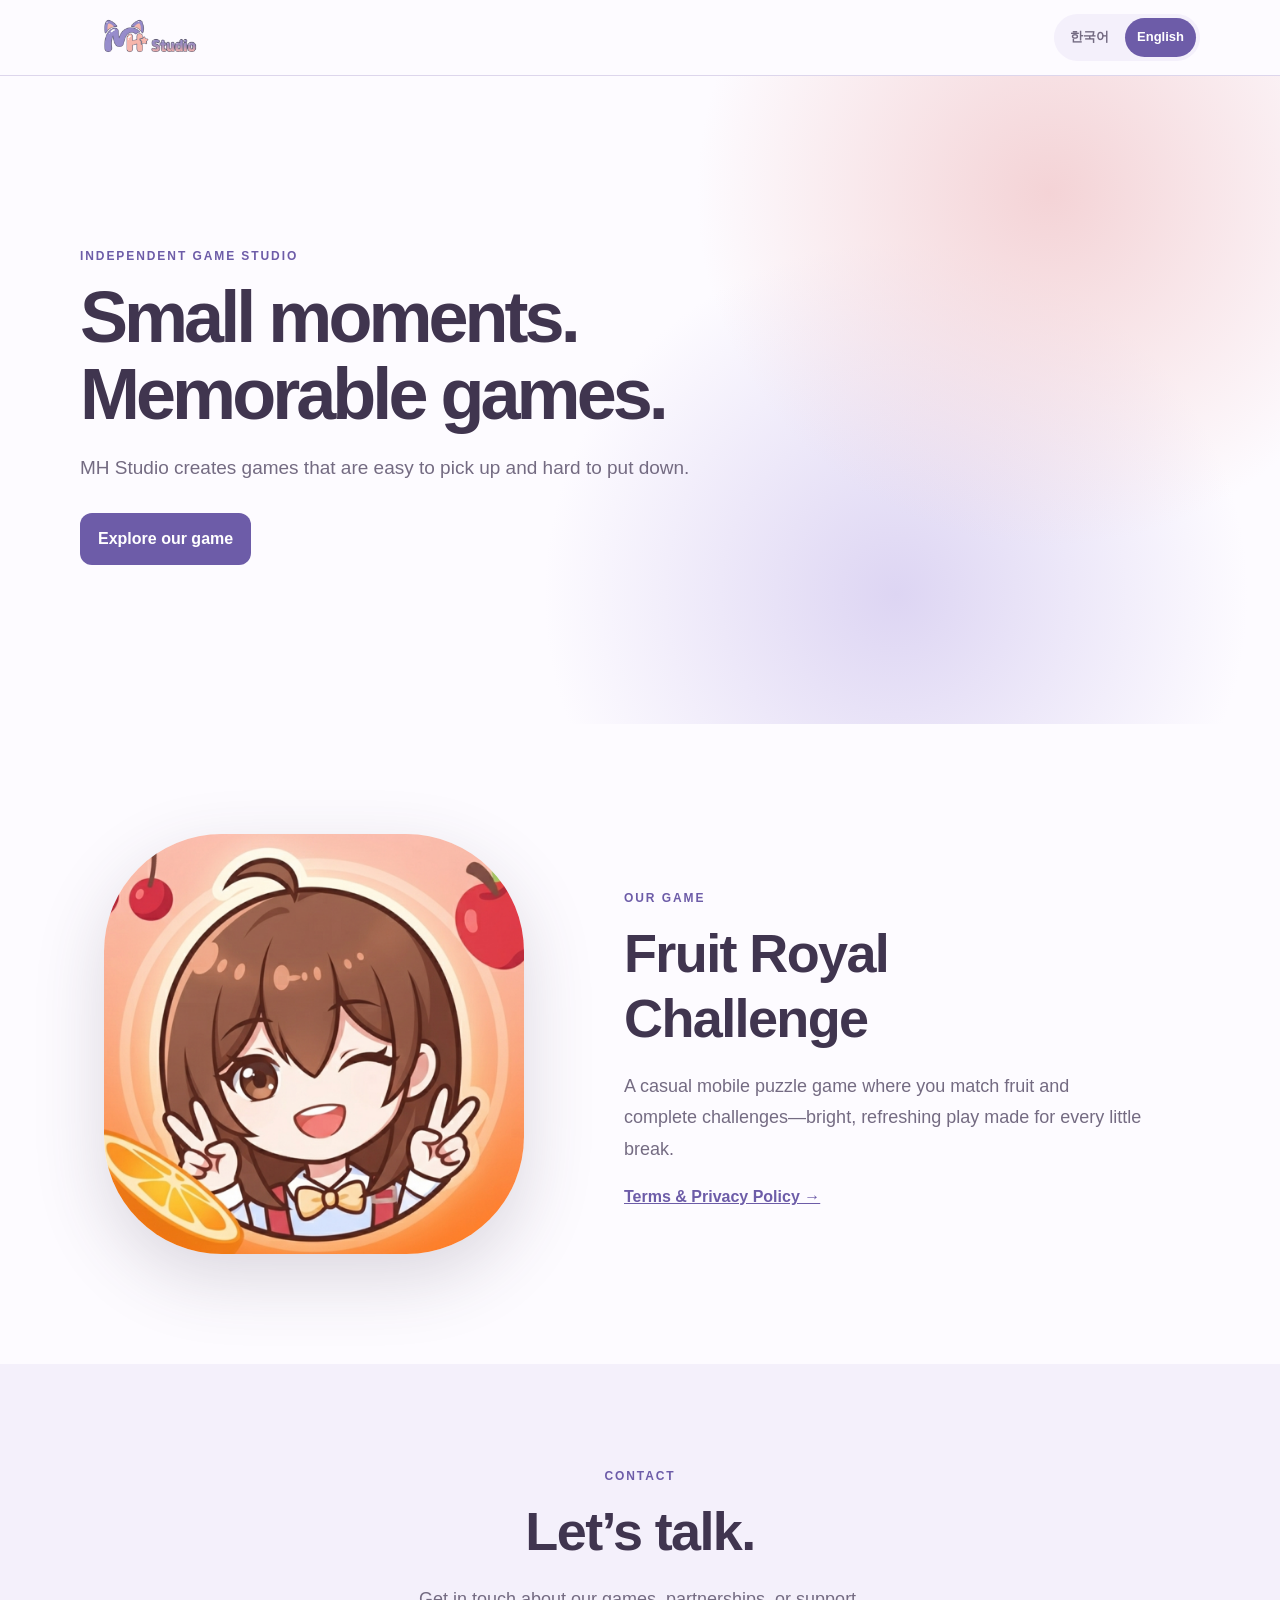
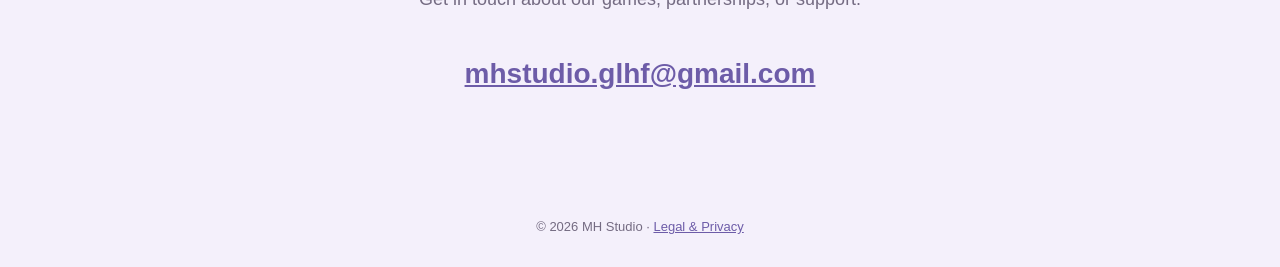
<file: index.html>
<!doctype html>
<html lang="ko">
<head>
  <meta charset="utf-8"><meta name="viewport" content="width=device-width, initial-scale=1">
  <meta name="description" content="작은 재미를 오래 기억될 게임으로 만드는 인디 게임 개발사, MH Studio">
  <title>MH Studio | Games made with heart</title>
  <link rel="stylesheet" href="style.css"><script src="app.js" defer></script>
</head>
<body>
  <header class="site-header">
    <a class="brand" href="#top" aria-label="MH Studio 홈"><picture><source media="(max-width: 760px)" srcset="Stoke_CI_1024.png"><img src="Stoke_CI_1920x600.png" alt="MH Studio"></picture></a>
    <nav aria-label="Language"><button type="button" data-lang="ko" aria-pressed="true">한국어</button><button type="button" data-lang="en" aria-pressed="false">English</button></nav>
  </header>
  <main id="top">
    <section class="home-hero">
      <div lang="ko" data-copy="ko"><p class="eyebrow">INDEPENDENT GAME STUDIO</p><h1>작은 재미를<br>오래 기억될 게임으로.</h1><p>MH Studio는 누구나 가볍게 시작하고, 자꾸 다시 찾게 되는 게임을 만듭니다.</p><a class="cta" href="#games">게임 보기</a></div>
      <div lang="en" data-copy="en" hidden><p class="eyebrow">INDEPENDENT GAME STUDIO</p><h1>Small moments.<br>Memorable games.</h1><p>MH Studio creates games that are easy to pick up and hard to put down.</p><a class="cta" href="#games">Explore our game</a></div>
    </section>
    <section class="showcase" id="games">
      <img src="frc_icon.png" alt="Fruit Royal Challenge app icon">
      <div lang="ko" data-copy="ko"><p class="eyebrow">OUR GAME</p><h2>Fruit Royal Challenge</h2><p>과일을 맞추고 도전을 완성하는 캐주얼 모바일 퍼즐 게임. 짧은 휴식에도 즐길 수 있는 선명하고 산뜻한 플레이를 만나보세요.</p><a href="privacy-policy.html">이용약관 및 개인정보 처리방침 →</a></div>
      <div lang="en" data-copy="en" hidden><p class="eyebrow">OUR GAME</p><h2>Fruit Royal Challenge</h2><p>A casual mobile puzzle game where you match fruit and complete challenges—bright, refreshing play made for every little break.</p><a href="privacy-policy.html">Terms & Privacy Policy →</a></div>
    </section>
    <section class="contact">
      <div lang="ko" data-copy="ko"><p class="eyebrow">CONTACT</p><h2>함께 이야기해요.</h2><p>게임, 협업 또는 지원에 관한 문의를 보내주세요.</p></div>
      <div lang="en" data-copy="en" hidden><p class="eyebrow">CONTACT</p><h2>Let’s talk.</h2><p>Get in touch about our games, partnerships, or support.</p></div>
      <a class="contact-mail" href="mailto:mhstudio.glhf@gmail.com">mhstudio.glhf@gmail.com</a>
    </section>
  </main>
  <footer>© 2026 MH Studio · <a href="privacy-policy.html">Legal & Privacy</a></footer>
</body>
</html>
</file>
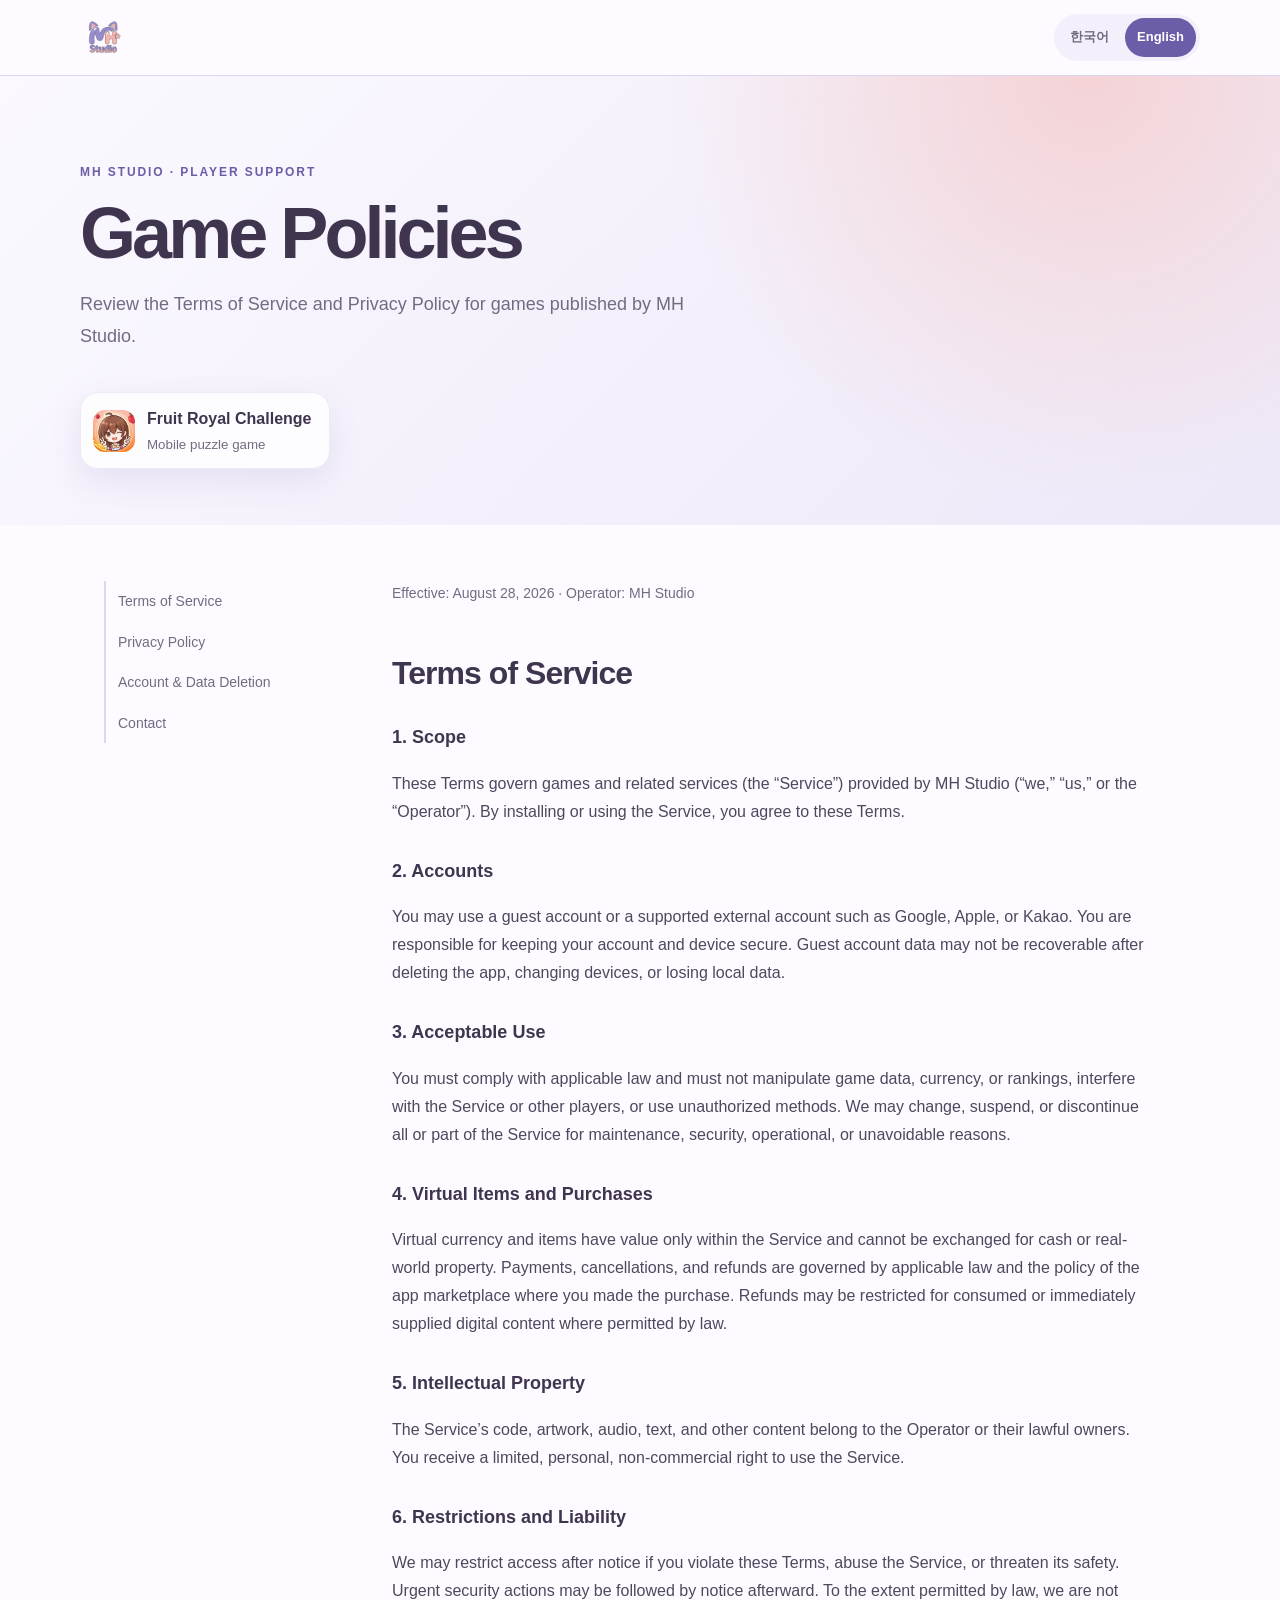
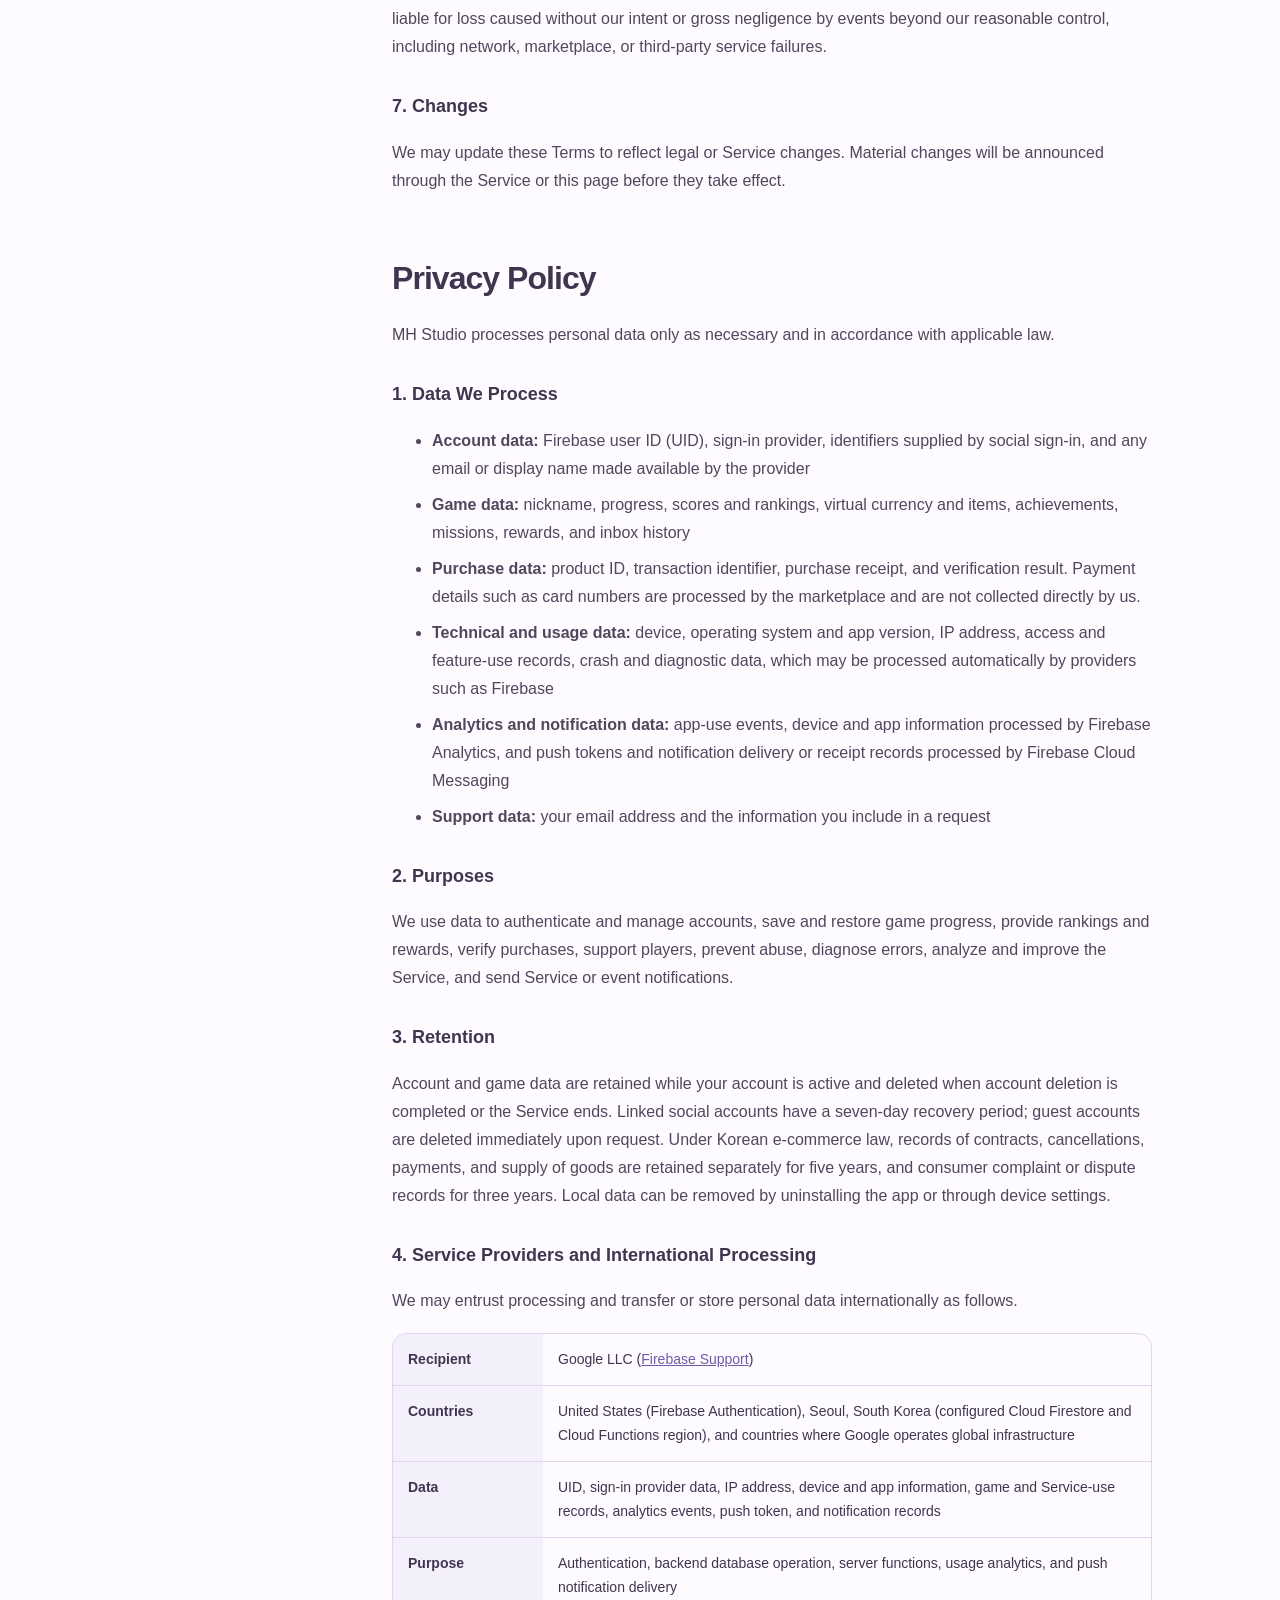
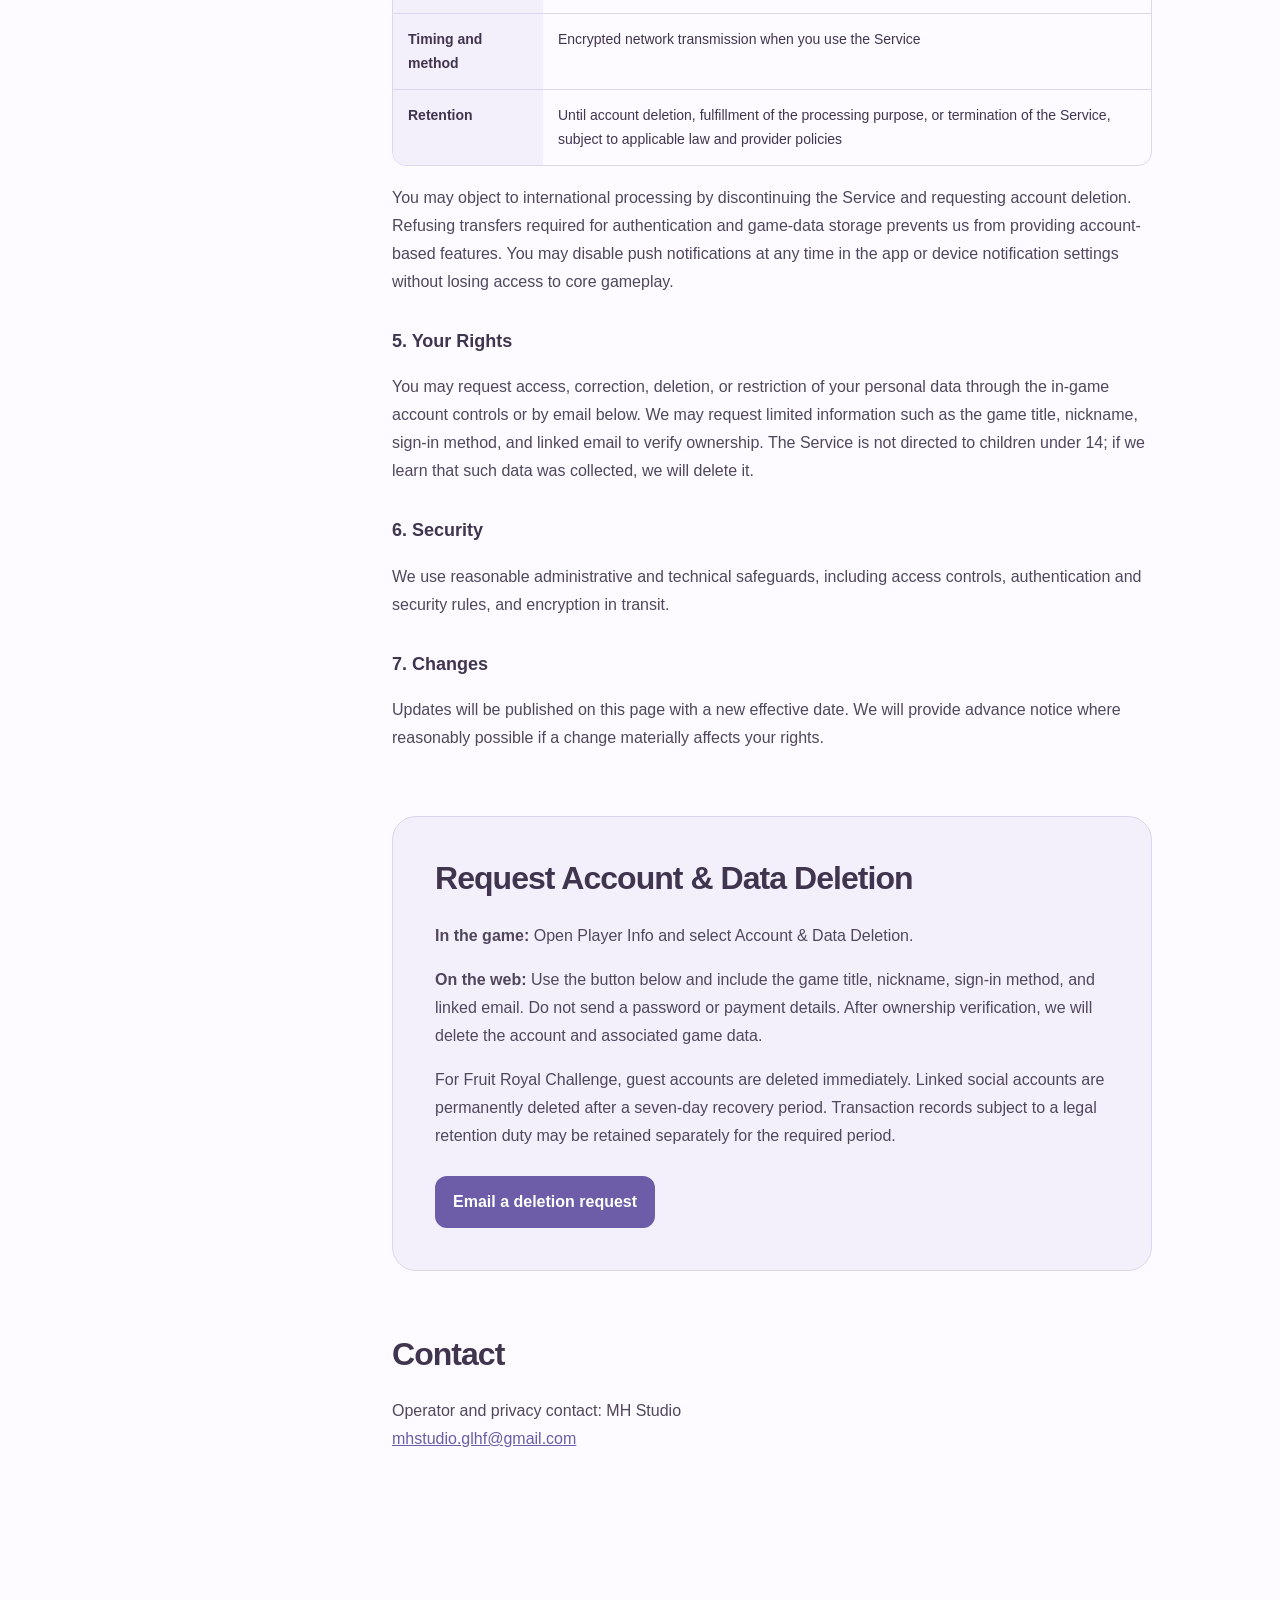
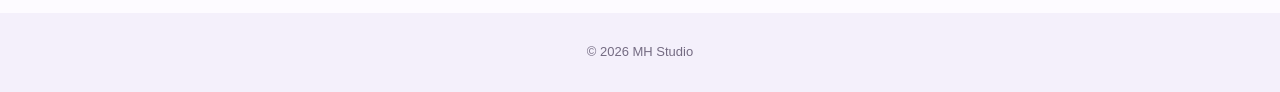
<file: privacy-policy.html>
<!doctype html>
<html lang="ko">
<head>
  <meta charset="utf-8">
  <meta name="viewport" content="width=device-width, initial-scale=1">
  <meta name="description" content="MH Studio 게임의 이용약관, 개인정보 처리방침 및 계정 삭제 안내">
  <title>MH Studio | Legal & Privacy</title>
  <link rel="stylesheet" href="style.css">
  <script src="app.js" defer></script>
</head>
<body>
  <header class="site-header">
    <a class="brand" href="index.html" aria-label="MH Studio 홈">
      <picture>
        <source media="(max-width: 760px)" srcset="Stoke_CI_1024.png">
        <img src="Stoke_CI_1920x600.png" alt="MH Studio">
      </picture>
    </a>
    <nav aria-label="Language">
      <button type="button" data-lang="ko" aria-pressed="true">한국어</button>
      <button type="button" data-lang="en" aria-pressed="false">English</button>
    </nav>
  </header>

  <main id="top">
    <section class="hero">
      <p class="eyebrow">MH STUDIO · PLAYER SUPPORT</p>
      <div lang="ko" data-copy="ko">
        <h1>게임 정책 안내</h1>
        <p>MH Studio가 제공하는 게임의 이용약관과 개인정보 처리 기준을 확인하세요.</p>
      </div>
      <div lang="en" data-copy="en" hidden>
        <h1>Game Policies</h1>
        <p>Review the Terms of Service and Privacy Policy for games published by MH Studio.</p>
      </div>
      <div class="game-card">
        <img class="game-mark" src="frc_icon.png" alt="">
        <div>
          <strong>Fruit Royal Challenge</strong>
          <small>Mobile puzzle game</small>
        </div>
      </div>
    </section>

    <div class="layout">
      <aside>
        <div lang="ko" data-copy="ko">
          <a href="#terms-ko">이용약관</a>
          <a href="#privacy-ko">개인정보 처리방침</a>
          <a href="#deletion-ko">계정·데이터 삭제</a>
          <a href="#contact-ko">문의</a>
        </div>
        <div lang="en" data-copy="en" hidden>
          <a href="#terms-en">Terms of Service</a>
          <a href="#privacy-en">Privacy Policy</a>
          <a href="#deletion-en">Account & Data Deletion</a>
          <a href="#contact-en">Contact</a>
        </div>
      </aside>

      <article lang="ko" data-copy="ko">
        <p class="updated">시행일: 2026년 8월 28일 · 운영자: MH Studio</p>

        <section id="terms-ko">
          <h2>이용약관</h2>
          <h3>1. 목적과 적용</h3>
          <p>본 약관은 MH Studio(이하 “운영자”)가 제공하는 게임과 관련 서비스(이하 “서비스”)의 이용 조건을 정합니다. 이용자는 서비스를 설치하거나 이용함으로써 본 약관에 동의합니다.</p>
          <h3>2. 계정</h3>
          <p>서비스는 게스트 계정 또는 지원되는 외부 계정(Google, Apple, Kakao 등)을 이용할 수 있습니다. 이용자는 자신의 계정과 기기를 안전하게 관리해야 합니다. 게스트 계정은 앱 삭제, 기기 변경 또는 로컬 데이터 손상 시 복구되지 않을 수 있습니다.</p>
          <h3>3. 서비스 이용</h3>
          <p>이용자는 법령과 본 약관을 준수해야 하며, 비정상적인 방법으로 게임 데이터·재화·순위를 조작하거나 서비스와 다른 이용자를 방해해서는 안 됩니다. 운영자는 보안, 점검, 운영 또는 불가피한 사유로 서비스의 전부 또는 일부를 변경하거나 중단할 수 있습니다.</p>
          <h3>4. 가상 재화와 유료 상품</h3>
          <p>게임 내 가상 재화와 아이템은 서비스 안에서만 사용할 수 있으며 현금이나 현실의 재산으로 교환할 수 없습니다. 유료 상품의 결제, 청약 철회 및 환불은 구매한 앱 마켓의 정책과 관련 법령을 따릅니다. 법령상 허용되는 경우를 제외하고 이미 사용했거나 즉시 효력이 발생한 디지털 콘텐츠는 환불이 제한될 수 있습니다.</p>
          <h3>5. 지식재산권</h3>
          <p>서비스의 코드, 이미지, 음악, 문구 및 기타 콘텐츠에 관한 권리는 운영자 또는 정당한 권리자에게 있습니다. 이용자는 개인적이고 비상업적인 범위에서만 서비스를 이용할 수 있습니다.</p>
          <h3>6. 이용 제한과 책임</h3>
          <p>운영자는 약관 위반, 부정 이용 또는 서비스 안전을 해치는 행위가 확인되면 사전 통지 후 이용을 제한할 수 있습니다. 긴급한 보안 대응 등 사전 통지가 어려운 경우에는 사후 통지할 수 있습니다. 운영자는 고의 또는 중대한 과실이 없는 한 천재지변, 통신 장애, 앱 마켓이나 외부 서비스 장애로 발생한 손해에 책임을 지지 않습니다.</p>
          <h3>7. 약관 변경</h3>
          <p>운영자는 법령이나 서비스 변경에 따라 본 약관을 수정할 수 있으며, 중요한 변경은 적용 전에 서비스 또는 본 페이지에서 안내합니다.</p>
        </section>

        <section id="privacy-ko">
          <h2>개인정보 처리방침</h2>
          <p>MH Studio는 필요한 범위에서만 개인정보를 처리하며 관련 법령을 준수합니다.</p>
          <h3>1. 처리하는 정보</h3>
          <ul>
            <li><strong>계정 정보:</strong> Firebase 사용자 식별자(UID), 로그인 제공자, 소셜 로그인에서 제공되는 식별 정보 및 선택적으로 제공되는 이메일·표시 이름</li>
            <li><strong>게임 정보:</strong> 닉네임, 진행도, 점수와 순위, 재화·아이템, 업적·미션·보상·우편 기록</li>
            <li><strong>결제 정보:</strong> 상품 ID, 거래 식별자, 구매 영수증 및 검증 결과. 카드번호 등 결제수단 정보는 앱 마켓이 처리하며 운영자가 직접 수집하지 않습니다.</li>
            <li><strong>기술·이용 정보:</strong> 기기·운영체제·앱 버전, IP 주소, 접속 및 기능 이용 기록, 오류·진단 정보. Firebase 등 서비스 제공자가 자동으로 처리할 수 있습니다.</li>
            <li><strong>분석·알림 정보:</strong> Firebase Analytics의 앱 이용 이벤트·기기 및 앱 정보와 Firebase Cloud Messaging의 푸시 토큰·알림 발송 및 수신 기록</li>
            <li><strong>문의 정보:</strong> 이메일 주소와 이용자가 문의에 포함한 내용</li>
          </ul>
          <h3>2. 이용 목적</h3>
          <p>로그인과 계정 관리, 게임 저장·복원, 순위와 보상 제공, 결제 검증, 고객지원, 부정 이용 방지, 오류 해결, 서비스 이용 분석과 품질 개선, 서비스 및 이벤트 알림 발송을 위해 이용합니다.</p>
          <h3>3. 보유 기간</h3>
          <p>계정 및 게임 데이터는 서비스 이용 중 보관하고 탈퇴 완료 또는 서비스 종료 시 삭제합니다. 소셜 연동 계정은 탈퇴 신청 후 7일간 복구 유예 기간을 거쳐 삭제되며, 게스트 계정은 요청 시 즉시 삭제됩니다. 다만 전자상거래 등에서의 소비자보호에 관한 법률에 따라 계약·청약철회 및 대금결제·재화 공급 기록은 5년, 소비자 불만 또는 분쟁 처리 기록은 3년간 분리 보관한 뒤 삭제합니다. 기기에 저장된 로컬 데이터는 앱 삭제 또는 기기 설정을 통해 제거할 수 있습니다.</p>
          <h3>4. 처리 위탁 및 국외 처리</h3>
          <p>서비스 제공을 위해 다음과 같이 개인정보 처리 업무를 위탁하고 개인정보를 국외로 이전·보관할 수 있습니다.</p>
          <div class="table-wrap"><table>
            <tbody>
              <tr><th>이전받는 자</th><td>Google LLC (<a href="https://firebase.google.com/support" target="_blank" rel="noreferrer">Firebase 고객지원</a>)</td></tr>
              <tr><th>이전 국가</th><td>미국(Firebase Authentication), 대한민국 서울(Cloud Firestore·Cloud Functions 설정 리전) 및 Google 글로벌 인프라 운영 국가</td></tr>
              <tr><th>이전 항목</th><td>UID, 로그인 제공 정보, IP 주소, 기기·앱 정보, 게임 및 서비스 이용 기록, 분석 이벤트, 푸시 토큰과 알림 기록</td></tr>
              <tr><th>목적</th><td>사용자 인증, 백엔드 데이터베이스 운영, 서버 기능 제공, 이용 분석 및 푸시 알림 발송</td></tr>
              <tr><th>시기·방법</th><td>서비스 이용 시 암호화된 네트워크를 통한 전송</td></tr>
              <tr><th>보유·이용 기간</th><td>회원 탈퇴, 처리 목적 달성 또는 서비스 종료 시까지. 단, 법령이나 서비스 제공자의 정책에 따른 기간이 적용될 수 있습니다.</td></tr>
            </tbody>
          </table></div>
          <p>국외 이전을 원하지 않는 경우 서비스 이용을 중단하고 계정 삭제를 요청할 수 있습니다. 인증과 게임 데이터 저장에 필요한 이전을 거부하면 계정 기반 서비스를 제공할 수 없습니다. 푸시 알림은 앱 또는 기기 알림 설정에서 언제든지 거부할 수 있으며, 거부해도 핵심 게임 기능은 이용할 수 있습니다.</p>
          <h3>5. 이용자의 권리</h3>
          <p>이용자는 자신의 개인정보 열람·정정·삭제·처리정지를 요청할 수 있습니다. 앱의 계정 관리 기능 또는 아래 이메일을 이용해 요청할 수 있으며, 본인 확인이 필요한 경우 게임명, 닉네임, 로그인 방식과 연동 이메일 등 최소한의 정보를 요청할 수 있습니다. 만 14세 미만 아동을 대상으로 서비스를 제공하지 않으며, 해당 정보가 확인되면 삭제합니다.</p>
          <h3>6. 보호 조치</h3>
          <p>접근 권한 제한, 인증 및 보안 규칙, 전송 구간 암호화 등 합리적인 기술적·관리적 조치를 적용합니다.</p>
          <h3>7. 방침 변경</h3>
          <p>본 방침이 변경되면 시행일과 변경 내용을 본 페이지에 공개합니다. 이용자의 권리에 중대한 영향을 주는 변경은 가능한 범위에서 사전에 알립니다.</p>
        </section>

        <section id="deletion-ko" class="callout">
          <h2>계정·데이터 삭제 요청</h2>
          <p><strong>게임 내:</strong> 플레이어 정보 → 계정 탈퇴 및 데이터 삭제를 선택하세요.</p>
          <p><strong>웹 요청:</strong> 아래 버튼으로 게임명, 게임 닉네임, 로그인 방식과 연동 이메일을 보내 주세요. 비밀번호나 결제수단 정보는 보내지 마세요. 본인 확인 후 계정과 연결된 게임 데이터가 삭제됩니다.</p>
          <p>Fruit Royal Challenge의 게스트 계정은 즉시 삭제되고, 소셜 연동 계정은 7일의 복구 기간 후 영구 삭제됩니다. 법적 보존 의무가 있는 거래 기록은 법정 기간 동안 별도 보관될 수 있습니다.</p>
          <a class="cta" href="mailto:mhstudio.glhf@gmail.com?subject=%5BAccount%20Deletion%5D%20Fruit%20Royal%20Challenge">삭제 요청 이메일 보내기</a>
        </section>

        <section id="contact-ko">
          <h2>문의</h2>
          <p>운영자 및 개인정보 보호 문의: MH Studio<br><a href="mailto:mhstudio.glhf@gmail.com">mhstudio.glhf@gmail.com</a></p>
        </section>
      </article>

      <article lang="en" data-copy="en" hidden>
        <p class="updated">Effective: August 28, 2026 · Operator: MH Studio</p>

        <section id="terms-en">
          <h2>Terms of Service</h2>
          <h3>1. Scope</h3>
          <p>These Terms govern games and related services (the “Service”) provided by MH Studio (“we,” “us,” or the “Operator”). By installing or using the Service, you agree to these Terms.</p>
          <h3>2. Accounts</h3>
          <p>You may use a guest account or a supported external account such as Google, Apple, or Kakao. You are responsible for keeping your account and device secure. Guest account data may not be recoverable after deleting the app, changing devices, or losing local data.</p>
          <h3>3. Acceptable Use</h3>
          <p>You must comply with applicable law and must not manipulate game data, currency, or rankings, interfere with the Service or other players, or use unauthorized methods. We may change, suspend, or discontinue all or part of the Service for maintenance, security, operational, or unavoidable reasons.</p>
          <h3>4. Virtual Items and Purchases</h3>
          <p>Virtual currency and items have value only within the Service and cannot be exchanged for cash or real-world property. Payments, cancellations, and refunds are governed by applicable law and the policy of the app marketplace where you made the purchase. Refunds may be restricted for consumed or immediately supplied digital content where permitted by law.</p>
          <h3>5. Intellectual Property</h3>
          <p>The Service’s code, artwork, audio, text, and other content belong to the Operator or their lawful owners. You receive a limited, personal, non-commercial right to use the Service.</p>
          <h3>6. Restrictions and Liability</h3>
          <p>We may restrict access after notice if you violate these Terms, abuse the Service, or threaten its safety. Urgent security actions may be followed by notice afterward. To the extent permitted by law, we are not liable for loss caused without our intent or gross negligence by events beyond our reasonable control, including network, marketplace, or third-party service failures.</p>
          <h3>7. Changes</h3>
          <p>We may update these Terms to reflect legal or Service changes. Material changes will be announced through the Service or this page before they take effect.</p>
        </section>

        <section id="privacy-en">
          <h2>Privacy Policy</h2>
          <p>MH Studio processes personal data only as necessary and in accordance with applicable law.</p>
          <h3>1. Data We Process</h3>
          <ul>
            <li><strong>Account data:</strong> Firebase user ID (UID), sign-in provider, identifiers supplied by social sign-in, and any email or display name made available by the provider</li>
            <li><strong>Game data:</strong> nickname, progress, scores and rankings, virtual currency and items, achievements, missions, rewards, and inbox history</li>
            <li><strong>Purchase data:</strong> product ID, transaction identifier, purchase receipt, and verification result. Payment details such as card numbers are processed by the marketplace and are not collected directly by us.</li>
            <li><strong>Technical and usage data:</strong> device, operating system and app version, IP address, access and feature-use records, crash and diagnostic data, which may be processed automatically by providers such as Firebase</li>
            <li><strong>Analytics and notification data:</strong> app-use events, device and app information processed by Firebase Analytics, and push tokens and notification delivery or receipt records processed by Firebase Cloud Messaging</li>
            <li><strong>Support data:</strong> your email address and the information you include in a request</li>
          </ul>
          <h3>2. Purposes</h3>
          <p>We use data to authenticate and manage accounts, save and restore game progress, provide rankings and rewards, verify purchases, support players, prevent abuse, diagnose errors, analyze and improve the Service, and send Service or event notifications.</p>
          <h3>3. Retention</h3>
          <p>Account and game data are retained while your account is active and deleted when account deletion is completed or the Service ends. Linked social accounts have a seven-day recovery period; guest accounts are deleted immediately upon request. Under Korean e-commerce law, records of contracts, cancellations, payments, and supply of goods are retained separately for five years, and consumer complaint or dispute records for three years. Local data can be removed by uninstalling the app or through device settings.</p>
          <h3>4. Service Providers and International Processing</h3>
          <p>We may entrust processing and transfer or store personal data internationally as follows.</p>
          <div class="table-wrap"><table>
            <tbody>
              <tr><th>Recipient</th><td>Google LLC (<a href="https://firebase.google.com/support" target="_blank" rel="noreferrer">Firebase Support</a>)</td></tr>
              <tr><th>Countries</th><td>United States (Firebase Authentication), Seoul, South Korea (configured Cloud Firestore and Cloud Functions region), and countries where Google operates global infrastructure</td></tr>
              <tr><th>Data</th><td>UID, sign-in provider data, IP address, device and app information, game and Service-use records, analytics events, push token, and notification records</td></tr>
              <tr><th>Purpose</th><td>Authentication, backend database operation, server functions, usage analytics, and push notification delivery</td></tr>
              <tr><th>Timing and method</th><td>Encrypted network transmission when you use the Service</td></tr>
              <tr><th>Retention</th><td>Until account deletion, fulfillment of the processing purpose, or termination of the Service, subject to applicable law and provider policies</td></tr>
            </tbody>
          </table></div>
          <p>You may object to international processing by discontinuing the Service and requesting account deletion. Refusing transfers required for authentication and game-data storage prevents us from providing account-based features. You may disable push notifications at any time in the app or device notification settings without losing access to core gameplay.</p>
          <h3>5. Your Rights</h3>
          <p>You may request access, correction, deletion, or restriction of your personal data through the in-game account controls or by email below. We may request limited information such as the game title, nickname, sign-in method, and linked email to verify ownership. The Service is not directed to children under 14; if we learn that such data was collected, we will delete it.</p>
          <h3>6. Security</h3>
          <p>We use reasonable administrative and technical safeguards, including access controls, authentication and security rules, and encryption in transit.</p>
          <h3>7. Changes</h3>
          <p>Updates will be published on this page with a new effective date. We will provide advance notice where reasonably possible if a change materially affects your rights.</p>
        </section>

        <section id="deletion-en" class="callout">
          <h2>Request Account & Data Deletion</h2>
          <p><strong>In the game:</strong> Open Player Info and select Account & Data Deletion.</p>
          <p><strong>On the web:</strong> Use the button below and include the game title, nickname, sign-in method, and linked email. Do not send a password or payment details. After ownership verification, we will delete the account and associated game data.</p>
          <p>For Fruit Royal Challenge, guest accounts are deleted immediately. Linked social accounts are permanently deleted after a seven-day recovery period. Transaction records subject to a legal retention duty may be retained separately for the required period.</p>
          <a class="cta" href="mailto:mhstudio.glhf@gmail.com?subject=%5BAccount%20Deletion%5D%20Fruit%20Royal%20Challenge">Email a deletion request</a>
        </section>

        <section id="contact-en">
          <h2>Contact</h2>
          <p>Operator and privacy contact: MH Studio<br><a href="mailto:mhstudio.glhf@gmail.com">mhstudio.glhf@gmail.com</a></p>
        </section>
      </article>
    </div>
  </main>

  <footer>© 2026 MH Studio</footer>
</body>
</html>
</file>
<file: style.css>
:root {
  color-scheme: light;
  --ink: #40354f;
  --muted: #746b82;
  --paper: #fdfbff;
  --cream: #f4f0fb;
  --accent: #6d5ca8;
  --peach: #e6aeb2;
  --line: #ddd6ec;
}

* { box-sizing: border-box; }
html { scroll-behavior: smooth; }
body { margin: 0; color: var(--ink); background: var(--paper); font-family: -apple-system, BlinkMacSystemFont, "Segoe UI", "Noto Sans KR", sans-serif; line-height: 1.75; }
a { color: var(--accent); }
.site-header { position: sticky; top: 0; z-index: 10; display: flex; justify-content: space-between; align-items: center; padding: 14px max(20px, calc((100% - 1120px) / 2)); background: rgb(253 251 255 / 92%); border-bottom: 1px solid var(--line); backdrop-filter: blur(12px); }
.brand { display: block; height: 46px; text-decoration: none; }
.brand img { display: block; width: auto; height: 46px; }
nav { display: flex; gap: 4px; padding: 4px; background: var(--cream); border-radius: 999px; }
button { border: 0; border-radius: 999px; padding: 8px 12px; color: var(--muted); background: transparent; cursor: pointer; font: inherit; font-size: 13px; font-weight: 700; }
button[aria-pressed="true"] { color: white; background: var(--accent); }
.hero { padding: 74px max(24px, calc((100% - 1120px) / 2)) 56px; background: radial-gradient(circle at 85% 0, #f4d3d6 0, transparent 36%), linear-gradient(135deg, #fbf9ff, #ede8f8); }
.eyebrow { color: var(--accent); font-size: 12px; font-weight: 800; letter-spacing: .16em; }
.home-hero { min-height: 72vh; display: grid; align-items: center; padding: 100px max(24px, calc((100% - 1120px) / 2)); background: radial-gradient(circle at 82% 18%, #f4d3d6 0, transparent 30%), radial-gradient(circle at 70% 80%, #ddd5f3 0, transparent 34%), var(--paper); }
.home-hero > div { max-width: 850px; }
.home-hero p:not(.eyebrow) { max-width: 610px; color: var(--muted); font-size: 19px; }
.showcase { display: grid; grid-template-columns: minmax(240px, 420px) minmax(0, 520px); align-items: center; gap: clamp(48px, 8vw, 100px); max-width: 1120px; margin: 0 auto; padding: 110px 24px; }
.showcase > img { width: 100%; border-radius: 28%; box-shadow: 0 24px 70px rgb(64 53 79 / 18%); }
.showcase h2, .contact h2 { margin: 8px 0 20px; font-size: clamp(34px, 5vw, 54px); }
.showcase p:not(.eyebrow), .contact p:not(.eyebrow) { color: var(--muted); font-size: 18px; }
.showcase a { font-weight: 800; }
.contact { padding: 90px 24px; background: var(--cream); text-align: center; }
.contact > div { max-width: 680px; margin: auto; }
.contact-mail { display: inline-block; margin-top: 16px; font-size: clamp(18px, 3vw, 28px); font-weight: 800; }
h1 { max-width: 760px; margin: 8px 0; font-size: clamp(40px, 7vw, 72px); line-height: 1.06; letter-spacing: -.055em; }
.hero p:not(.eyebrow) { max-width: 650px; color: var(--muted); font-size: 18px; }
.game-card { display: inline-flex; align-items: center; gap: 12px; margin-top: 22px; padding: 12px 18px 12px 12px; background: rgb(255 255 255 / 78%); border: 1px solid #eee9f7; border-radius: 18px; box-shadow: 0 12px 32px rgb(109 92 168 / 12%); }
.game-mark { width: 42px; height: 42px; object-fit: cover; border-radius: 12px; }
.game-card strong, .game-card small { display: block; }
.game-card small { color: var(--muted); }
.layout { display: grid; grid-template-columns: 220px minmax(0, 760px); gap: 68px; max-width: 1120px; margin: 0 auto; padding: 56px 24px 96px; }
aside { align-self: start; position: sticky; top: 88px; }
aside a { display: block; padding: 8px 12px; color: var(--muted); border-left: 2px solid var(--line); text-decoration: none; font-size: 14px; }
aside a:hover { color: var(--accent); border-color: var(--peach); }
article section { scroll-margin-top: 90px; margin-bottom: 64px; }
.updated { margin: 0 0 48px; color: var(--muted); font-size: 14px; }
h2 { margin: 0 0 24px; font-size: 32px; line-height: 1.2; letter-spacing: -.03em; }
h3 { margin: 30px 0 8px; font-size: 18px; }
p, li { color: #50475d; }
li + li { margin-top: 8px; }
.table-wrap { overflow-x: auto; margin: 18px 0; border: 1px solid var(--line); border-radius: 14px; }
table { width: 100%; border-collapse: collapse; font-size: 14px; }
th, td { padding: 13px 15px; border-bottom: 1px solid var(--line); text-align: left; vertical-align: top; }
th { width: 150px; background: var(--cream); }
tr:last-child > * { border-bottom: 0; }
.callout { padding: clamp(24px, 5vw, 42px); background: var(--cream); border: 1px solid var(--line); border-radius: 24px; }
.cta { display: inline-block; margin-top: 10px; padding: 12px 18px; color: white; background: var(--accent); border-radius: 12px; font-weight: 800; text-decoration: none; }
.cta:hover { background: #59498f; }
footer { padding: 28px 24px; color: var(--muted); background: var(--cream); text-align: center; font-size: 13px; }

@media (max-width: 760px) {
  .site-header { padding-inline: 16px; }
  .brand, .brand img { width: 55px; height: 55px; }
  .hero { padding: 52px 20px 42px; }
  .home-hero { min-height: 68vh; padding: 72px 20px; }
  .showcase { grid-template-columns: 1fr; padding: 72px 20px; }
  .showcase > img { width: min(72vw, 300px); margin: auto; }
  .layout { display: block; padding: 32px 20px 72px; }
  aside { position: static; margin-bottom: 44px; }
  aside > div { display: flex; gap: 8px; overflow-x: auto; padding-bottom: 8px; }
  aside a { flex: none; padding: 8px 12px; background: var(--cream); border: 0; border-radius: 999px; }
  article section { margin-bottom: 52px; }
  h2 { font-size: 28px; }
}

@media (prefers-reduced-motion: reduce) { html { scroll-behavior: auto; } }
</file>
